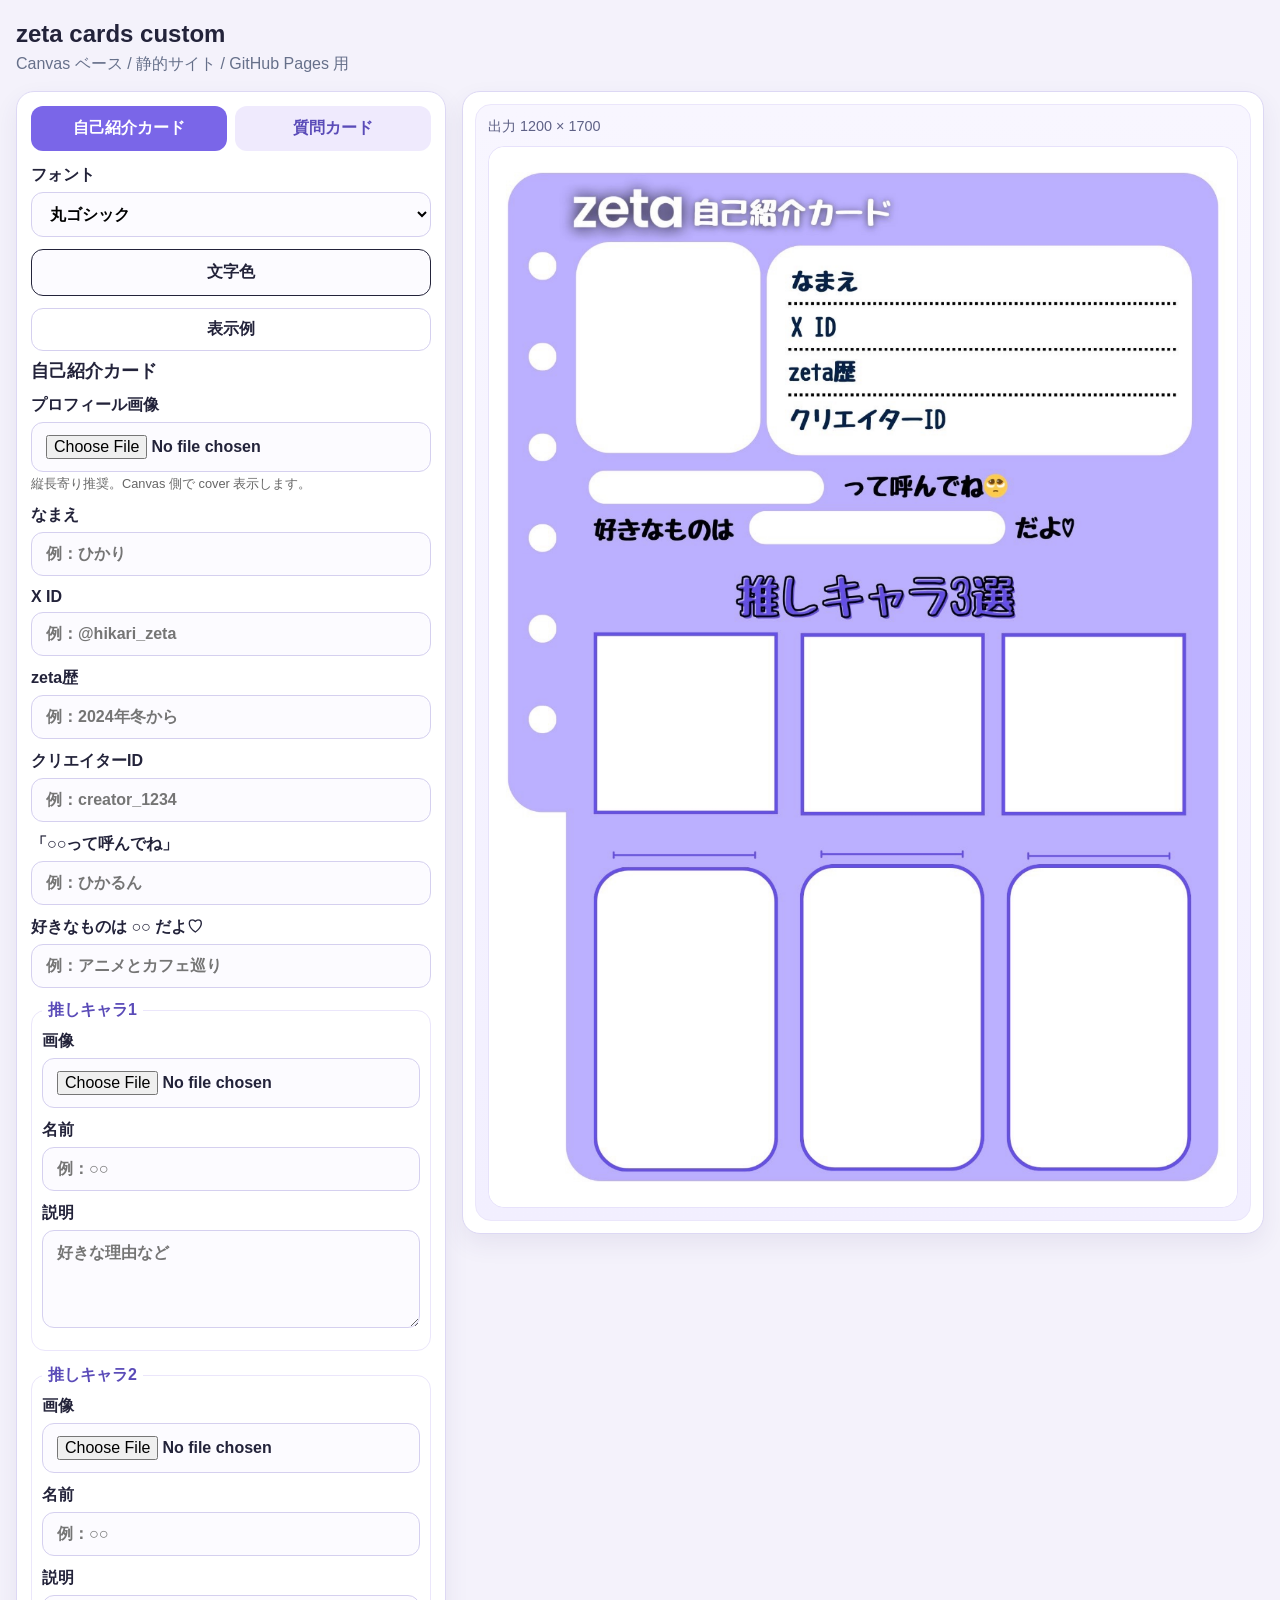
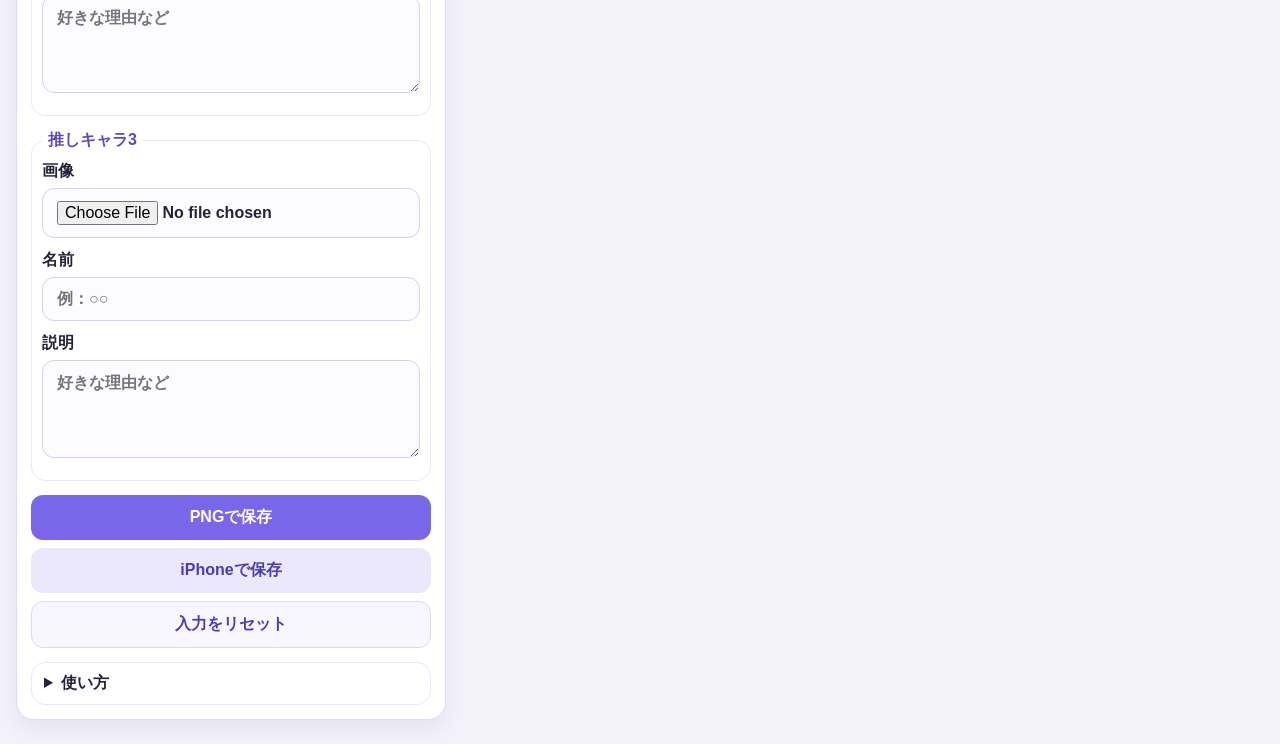
<file: index.html>
<!doctype html>
<html lang="ja">
<head>
  <meta charset="utf-8">
  <meta name="viewport" content="width=device-width, initial-scale=1, viewport-fit=cover">
  <title>zeta cards custom</title>
  <meta name="description" content="Canvas ベースで再構築した zeta カードメーカー">
  <link rel="stylesheet" href="styles.css">
  <script defer src="app.js"></script>
</head>
<body>
  <header class="topbar">
    <div><h1>zeta cards custom</h1><p>Canvas ベース / 静的サイト / GitHub Pages 用</p></div>
  </header>
  <main class="layout">
    <section class="panel controls">
      <div class="segmented" role="tablist" aria-label="カード切り替え">
        <button class="tab is-active" data-template="profile" aria-selected="true" type="button">自己紹介カード</button>
        <button class="tab" data-template="question" aria-selected="false" type="button">質問カード</button>
      </div>
      <label>フォント
        <select id="font-family-select">
          <option value="maru">丸ゴシック</option>
          <option value="gothic">ゴシック</option>
          <option value="mincho">明朝</option>
        </select>
      </label>
      <div class="color-control">
        <button id="font-color-button" class="color-button" type="button">文字色</button>
        <input id="font-color-input" class="hidden-color-input" type="color" value="#23233a" aria-label="文字色を選ぶ">
      </div>
      <div id="font-color-preview" class="font-color-preview">表示例</div>
      <form id="profile-form" class="form-section">
        <h2>自己紹介カード</h2>
        <label>プロフィール画像<input type="file" accept="image/*" name="profileImage"><small>縦長寄り推奨。Canvas 側で cover 表示します。</small></label>
        <label>なまえ<input name="name" maxlength="24" placeholder="例：ひかり"></label>
        <label>X ID<input name="xId" maxlength="32" placeholder="例：@hikari_zeta"></label>
        <label>zeta歴<input name="zetaHistory" maxlength="28" placeholder="例：2024年冬から"></label>
        <label>クリエイターID<input name="creatorId" maxlength="28" placeholder="例：creator_1234"></label>
        <label>「○○って呼んでね」<input name="nickname" maxlength="18" placeholder="例：ひかるん"></label>
        <label>好きなものは ○○ だよ♡<input name="favoriteThing" maxlength="24" placeholder="例：アニメとカフェ巡り"></label>
        <div class="upload-grid">
          <fieldset><legend>推しキャラ1</legend><label>画像<input type="file" accept="image/*" name="oshi1Image"></label><label>名前<input name="oshi1Name" maxlength="22" placeholder="例：○○"></label><label>説明<textarea name="oshi1Desc" maxlength="180" rows="4" placeholder="好きな理由など"></textarea></label></fieldset>
          <fieldset><legend>推しキャラ2</legend><label>画像<input type="file" accept="image/*" name="oshi2Image"></label><label>名前<input name="oshi2Name" maxlength="22" placeholder="例：○○"></label><label>説明<textarea name="oshi2Desc" maxlength="180" rows="4" placeholder="好きな理由など"></textarea></label></fieldset>
          <fieldset><legend>推しキャラ3</legend><label>画像<input type="file" accept="image/*" name="oshi3Image"></label><label>名前<input name="oshi3Name" maxlength="22" placeholder="例：○○"></label><label>説明<textarea name="oshi3Desc" maxlength="180" rows="4" placeholder="好きな理由など"></textarea></label></fieldset>
        </div>
      </form>
      <form id="question-form" class="form-section hidden">
        <h2>質問カード</h2>
        <label>初めて話したキャラは？<input name="firstCharacter" maxlength="36" placeholder="例：○○ちゃん"></label>
        <label>zetaに欲しい新機能は？<textarea name="featureRequest" rows="3" maxlength="120" placeholder="例：検索強化、画像まとめ、通知改善"></textarea></label>
        <label>zetaを始めたきっかけ<textarea name="reasonStarted" rows="3" maxlength="120" placeholder="例：推しの投稿を追いやすそうだったから"></textarea></label>
        <label>運営に一言🥺<textarea name="messageToOps" rows="3" maxlength="120" placeholder="例：いつもありがとうございます！"></textarea></label>
        <label>FREE SPACE<textarea name="freeSpace" rows="8" maxlength="500" placeholder="自由記入。感想、推し語り、告知など"></textarea></label>
      </form>
      <div class="actions">
        <button id="download-btn" type="button">PNGで保存</button>
        <button id="ios-btn" type="button" class="secondary">iPhoneで保存</button>
        <button id="reset-btn" type="button" class="ghost">入力をリセット</button>
      </div>
      <details class="notes"><summary>使い方</summary><ol><li>フォームに入力すると Canvas プレビューへ即反映</li><li>PNGで保存は PC / Android 向け</li><li>iPhone は「iPhoneで保存」で表示した画像を長押し保存</li></ol></details>
    </section>
    <section class="panel preview-panel">
      <div class="preview-card-shell">
        <div class="preview-toolbar"><span id="preview-size-label">出力 1200 × 1700</span></div>
        <div class="canvas-wrap"><canvas id="preview-canvas" width="1200" height="1700" aria-label="カードプレビュー"></canvas></div>
      </div>
      <div id="ios-save-modal" class="ios-save-modal hidden" role="dialog" aria-modal="true" aria-labelledby="ios-save-title">
        <div class="ios-save-modal-inner">
          <button id="ios-save-close" type="button" class="ios-save-close">閉じる</button>
          <h3 id="ios-save-title">iPhone 保存用画像</h3>
          <p>画像を長押しして「写真に保存」を選んでください。</p>
          <img id="ios-save-image" alt="保存用PNG">
        </div>
      </div>
    </section>
  </main>
</body></html>
</file>
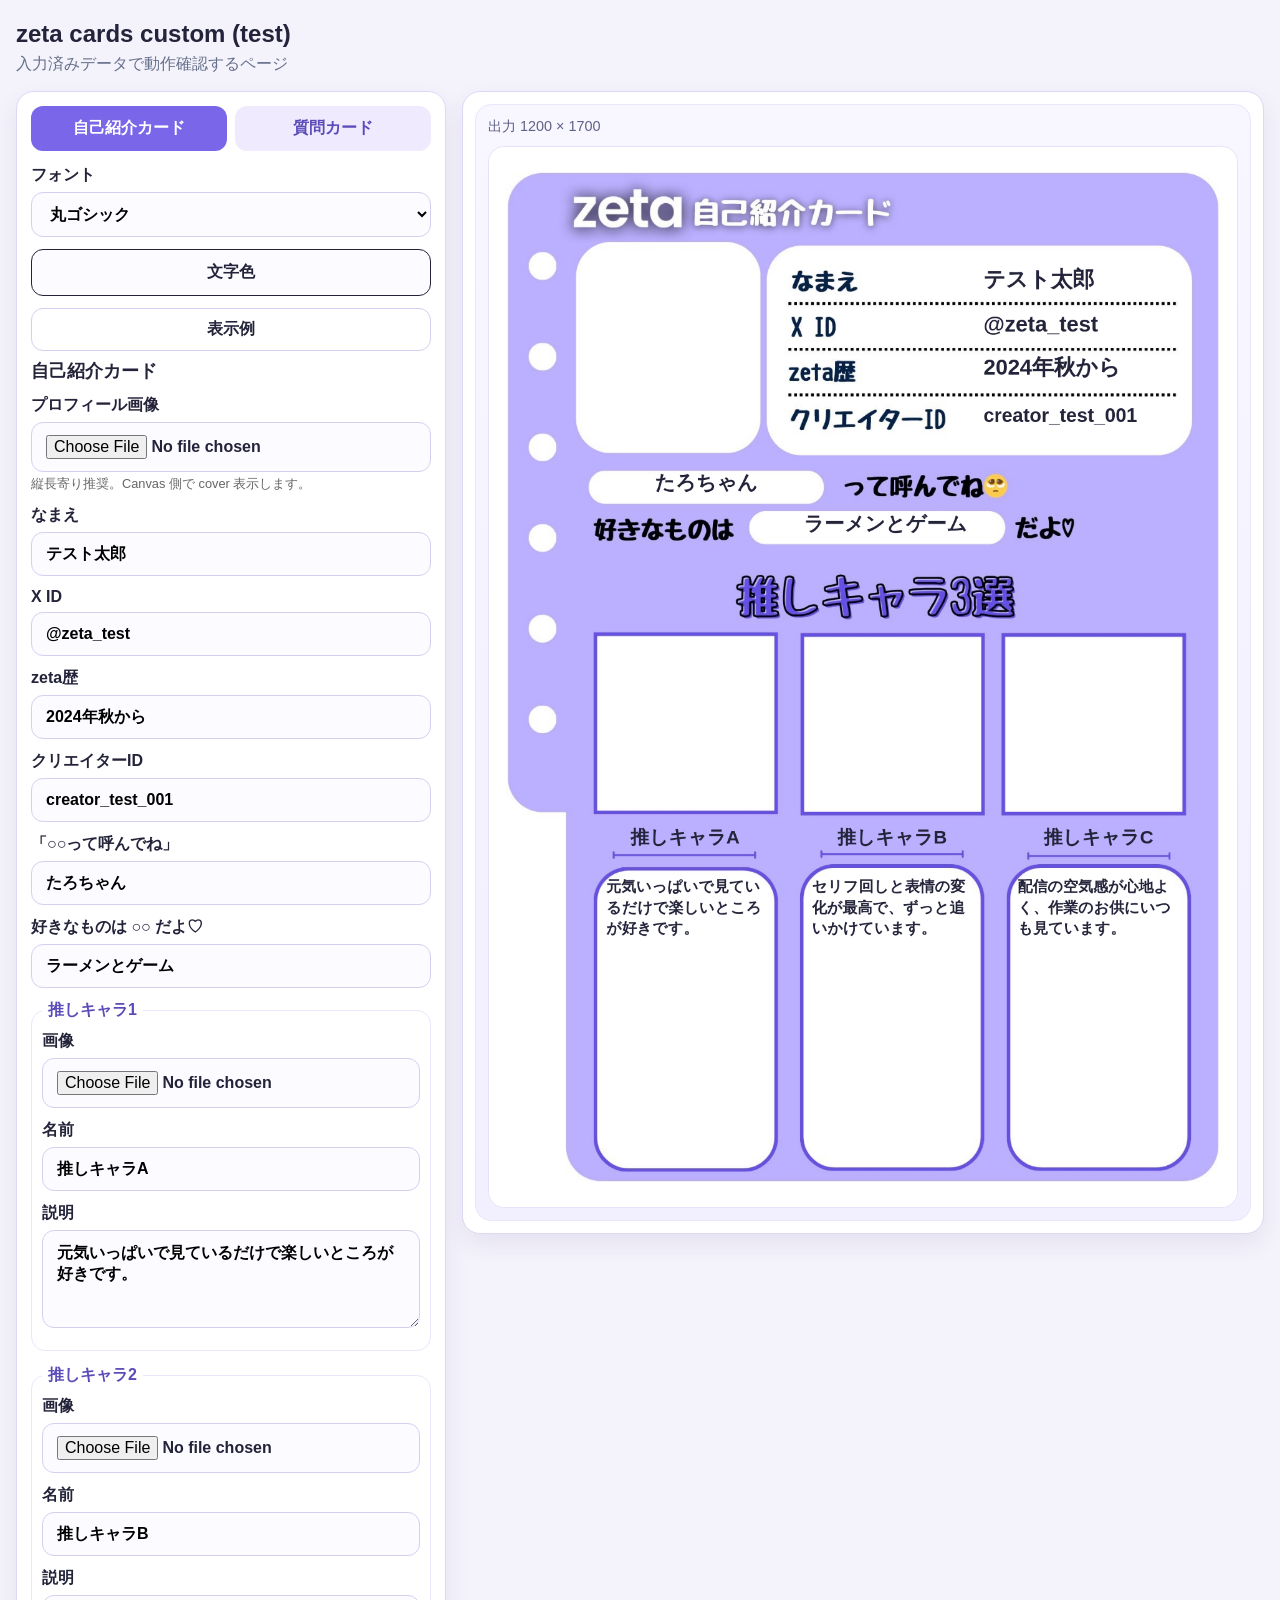
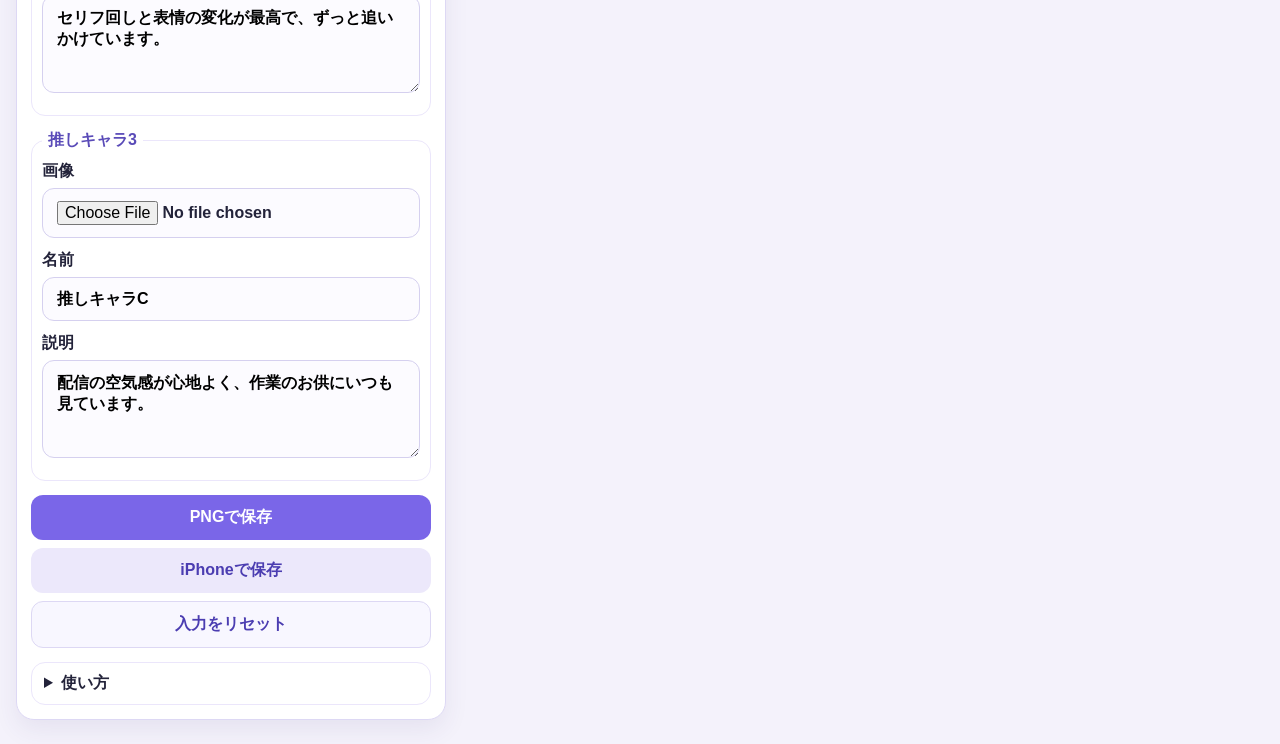
<file: test.html>
<!doctype html>
<html lang="ja">
<head>
  <meta charset="utf-8">
  <meta name="viewport" content="width=device-width, initial-scale=1, viewport-fit=cover">
  <title>zeta cards custom - test</title>
  <meta name="description" content="入力済みテストデータ付きの zeta カードメーカー">
  <link rel="stylesheet" href="styles.css">
  <script>
    window.ZETA_DISABLE_PERSIST = true;
    window.ZETA_PRESET = {
      activeTemplate: 'profile',
      profile: {
        name: 'テスト太郎',
        xId: '@zeta_test',
        zetaHistory: '2024年秋から',
        creatorId: 'creator_test_001',
        nickname: 'たろちゃん',
        favoriteThing: 'ラーメンとゲーム',
        profileImage: 'https://placehold.jp/3d4070/ffffff/600x800.png?text=PROFILE',
        oshi1Name: '推しキャラA',
        oshi2Name: '推しキャラB',
        oshi3Name: '推しキャラC',
        oshi1Desc: '元気いっぱいで見ているだけで楽しいところが好きです。',
        oshi2Desc: 'セリフ回しと表情の変化が最高で、ずっと追いかけています。',
        oshi3Desc: '配信の空気感が心地よく、作業のお供にいつも見ています。',
        oshi1Image: 'https://placehold.jp/e67e22/ffffff/600x600.png?text=OSHI1',
        oshi2Image: 'https://placehold.jp/16a085/ffffff/600x600.png?text=OSHI2',
        oshi3Image: 'https://placehold.jp/8e44ad/ffffff/600x600.png?text=OSHI3'
      },
      question: {
        firstCharacter: 'テストキャラちゃん',
        featureRequest: '検索結果をタグで絞り込みできるようにしてほしいです。',
        reasonStarted: '友だちにすすめられて、推し投稿を追いやすかったから。',
        messageToOps: 'いつも運営ありがとうございます。表示速度の改善も期待しています。',
        freeSpace: 'ここは自由入力欄です。告知、感想、自己紹介の補足など、長文テストに使ってください。'
      }
    };
  </script>
  <script defer src="app.js"></script>
</head>
<body>
  <header class="topbar">
    <div><h1>zeta cards custom (test)</h1><p>入力済みデータで動作確認するページ</p></div>
  </header>
  <main class="layout">
    <section class="panel controls">
      <div class="segmented" role="tablist" aria-label="カード切り替え">
        <button class="tab is-active" data-template="profile" aria-selected="true" type="button">自己紹介カード</button>
        <button class="tab" data-template="question" aria-selected="false" type="button">質問カード</button>
      </div>
      <label>フォント
        <select id="font-family-select">
          <option value="maru">丸ゴシック</option>
          <option value="gothic">ゴシック</option>
          <option value="mincho">明朝</option>
        </select>
      </label>
      <div class="color-control">
        <button id="font-color-button" class="color-button" type="button">文字色</button>
        <input id="font-color-input" class="hidden-color-input" type="color" value="#23233a" aria-label="文字色を選ぶ">
      </div>
      <div id="font-color-preview" class="font-color-preview">表示例</div>
      <form id="profile-form" class="form-section">
        <h2>自己紹介カード</h2>
        <label>プロフィール画像<input type="file" accept="image/*" name="profileImage"><small>縦長寄り推奨。Canvas 側で cover 表示します。</small></label>
        <label>なまえ<input name="name" maxlength="24" placeholder="例：ひかり"></label>
        <label>X ID<input name="xId" maxlength="32" placeholder="例：@hikari_zeta"></label>
        <label>zeta歴<input name="zetaHistory" maxlength="28" placeholder="例：2024年冬から"></label>
        <label>クリエイターID<input name="creatorId" maxlength="28" placeholder="例：creator_1234"></label>
        <label>「○○って呼んでね」<input name="nickname" maxlength="18" placeholder="例：ひかるん"></label>
        <label>好きなものは ○○ だよ♡<input name="favoriteThing" maxlength="24" placeholder="例：アニメとカフェ巡り"></label>
        <div class="upload-grid">
          <fieldset><legend>推しキャラ1</legend><label>画像<input type="file" accept="image/*" name="oshi1Image"></label><label>名前<input name="oshi1Name" maxlength="22" placeholder="例：○○"></label><label>説明<textarea name="oshi1Desc" maxlength="180" rows="4" placeholder="好きな理由など"></textarea></label></fieldset>
          <fieldset><legend>推しキャラ2</legend><label>画像<input type="file" accept="image/*" name="oshi2Image"></label><label>名前<input name="oshi2Name" maxlength="22" placeholder="例：○○"></label><label>説明<textarea name="oshi2Desc" maxlength="180" rows="4" placeholder="好きな理由など"></textarea></label></fieldset>
          <fieldset><legend>推しキャラ3</legend><label>画像<input type="file" accept="image/*" name="oshi3Image"></label><label>名前<input name="oshi3Name" maxlength="22" placeholder="例：○○"></label><label>説明<textarea name="oshi3Desc" maxlength="180" rows="4" placeholder="好きな理由など"></textarea></label></fieldset>
        </div>
      </form>
      <form id="question-form" class="form-section hidden">
        <h2>質問カード</h2>
        <label>初めて話したキャラは？<input name="firstCharacter" maxlength="36" placeholder="例：○○ちゃん"></label>
        <label>zetaに欲しい新機能は？<textarea name="featureRequest" rows="3" maxlength="120" placeholder="例：検索強化、画像まとめ、通知改善"></textarea></label>
        <label>zetaを始めたきっかけ<textarea name="reasonStarted" rows="3" maxlength="120" placeholder="例：推しの投稿を追いやすそうだったから"></textarea></label>
        <label>運営に一言🥺<textarea name="messageToOps" rows="3" maxlength="120" placeholder="例：いつもありがとうございます！"></textarea></label>
        <label>FREE SPACE<textarea name="freeSpace" rows="8" maxlength="500" placeholder="自由記入。感想、推し語り、告知など"></textarea></label>
      </form>
      <div class="actions">
        <button id="download-btn" type="button">PNGで保存</button>
        <button id="ios-btn" type="button" class="secondary">iPhoneで保存</button>
        <button id="reset-btn" type="button" class="ghost">入力をリセット</button>
      </div>
      <details class="notes"><summary>使い方</summary><ol><li>フォームに入力すると Canvas プレビューへ即反映</li><li>PNGで保存は PC / Android 向け</li><li>iPhone は「iPhoneで保存」で表示した画像を長押し保存</li></ol></details>
    </section>
    <section class="panel preview-panel">
      <div class="preview-card-shell">
        <div class="preview-toolbar"><span id="preview-size-label">出力 1200 × 1700</span></div>
        <div class="canvas-wrap"><canvas id="preview-canvas" width="1200" height="1700" aria-label="カードプレビュー"></canvas></div>
      </div>
      <div id="ios-save-modal" class="ios-save-modal hidden" role="dialog" aria-modal="true" aria-labelledby="ios-save-title">
        <div class="ios-save-modal-inner">
          <button id="ios-save-close" type="button" class="ios-save-close">閉じる</button>
          <h3 id="ios-save-title">iPhone 保存用画像</h3>
          <p>画像を長押しして「写真に保存」を選んでください。</p>
          <img id="ios-save-image" alt="保存用PNG">
        </div>
      </div>
    </section>
  </main>
</body></html>
</file>
<file: styles.css>
:root{--bg:#f4f2fb;--panel:#fff;--line:#ddd8f4;--text:#23233a;--muted:#66708a;--accent:#7a66e8}*{box-sizing:border-box}html,body{margin:0;padding:0;background:var(--bg);color:var(--text);font-family:"Hiragino Maru Gothic ProN","Hiragino Maru Gothic Pro","Yu Gothic","Hiragino Sans",sans-serif;-webkit-text-size-adjust:100%;text-size-adjust:100%}body{min-height:100vh}.topbar{padding:20px 16px 8px}.topbar h1{margin:0;font-size:1.5rem}.topbar p{margin:6px 0 0;color:var(--muted)}.layout{display:grid;grid-template-columns:minmax(300px,430px) minmax(300px,1fr);gap:16px;padding:8px 16px 24px;align-items:start}.panel{background:var(--panel);border:1px solid var(--line);border-radius:18px;box-shadow:0 10px 25px rgba(66,57,111,.08)}.controls{padding:14px;position:sticky;top:8px}.segmented{display:grid;grid-template-columns:1fr 1fr;gap:8px;margin-bottom:14px}.tab,.actions button{border:0;border-radius:12px;padding:12px 14px;font-size:1rem;font-weight:700}.tab{background:#efeafd;color:#5a4bb8}.tab.is-active,.actions button:not(.secondary):not(.ghost){background:var(--accent);color:#fff}.form-section h2{font-size:1.1rem;margin:8px 0 12px}label,fieldset{display:block;font-weight:700}label{margin-bottom:12px}fieldset{margin:0 0 14px;border:1px solid #ebe6fb;border-radius:14px;padding:10px}legend{padding:0 6px;color:#5a4bb8}input,textarea,select{width:100%;display:block;margin-top:6px;border:1px solid #d5d0ef;border-radius:12px;padding:12px 14px;font:inherit;background:#fcfbff}.color-control{position:relative;margin-bottom:12px}.color-button{width:100%;display:block;margin-top:6px;border:1px solid #d5d0ef;border-radius:12px;padding:12px 14px;font:inherit;font-weight:700;background:#fcfbff;color:#23233a;pointer-events:none}.hidden-color-input{position:absolute;inset:6px 0 0 0;opacity:0;pointer-events:auto;width:100%;height:calc(100% - 6px);padding:0;margin:0;border:0;cursor:pointer}.font-color-preview{margin-top:8px;border:1px solid #d5d0ef;border-radius:12px;padding:10px 12px;background:#fff;text-align:center;font-size:1rem;font-weight:700}textarea{resize:vertical}small{display:block;margin-top:4px;font-size:.8rem;color:#666;font-weight:400}.actions{display:grid;grid-template-columns:1fr;gap:8px;margin-top:6px}.actions .secondary{background:#ece8fb;color:#4b3db1}.actions .ghost{background:#f8f7ff;color:#4b3db1;border:1px solid #ddd8f4}.notes{margin-top:14px;padding:10px 12px;border:1px solid #ebe6fb;border-radius:14px}.notes summary{cursor:pointer;font-weight:700}.preview-panel{padding:12px}.preview-card-shell{padding:12px;background:linear-gradient(180deg,#f8f6ff 0%,#f2efff 100%);border:1px solid #ebe6fb;border-radius:16px}.preview-toolbar{display:flex;justify-content:space-between;align-items:center;margin-bottom:10px;color:#5e6186;font-size:.9rem}.canvas-wrap{width:100%;overflow:auto;border-radius:16px;background:#fff;border:1px solid #e7e2fb}#preview-canvas{width:100%;height:auto;display:block;background:#fff;border-radius:16px}.ios-save-area{margin-top:16px;padding:12px;border:1px solid #ebe6fb;border-radius:16px;background:#fcfbff}.ios-save-area h3{margin:0 0 8px;font-size:1rem}.ios-save-area p{margin:0 0 10px;color:#5e6186}.ios-save-area img{width:100%;display:block;border-radius:16px;border:1px solid #e7e2fb}.hidden{display:none}@media (max-width:920px){.layout{grid-template-columns:1fr}.controls{position:static}}

body.modal-open{overflow:hidden}
.ios-save-modal{position:fixed;inset:0;z-index:9999;background:rgba(12,10,24,.72);padding:0;display:flex;align-items:stretch;justify-content:center}
.ios-save-modal.hidden{display:none!important}
.ios-save-modal-inner{width:min(100vw,900px);height:100vh;background:#111;display:flex;flex-direction:column;padding:12px 12px 16px}
.ios-save-close{align-self:flex-end;border:0;border-radius:10px;padding:10px 14px;background:#ffffff22;color:#fff;font:700 14px/1 "Hiragino Sans","Yu Gothic",sans-serif}
.ios-save-modal h3{margin:10px 0 6px;color:#fff;font-size:1rem}
.ios-save-modal p{margin:0 0 10px;color:#ddd;font-size:.9rem}
#ios-save-image{width:100%;height:100%;object-fit:contain;background:#000;border-radius:12px;border:1px solid #ffffff2b}
</file>
